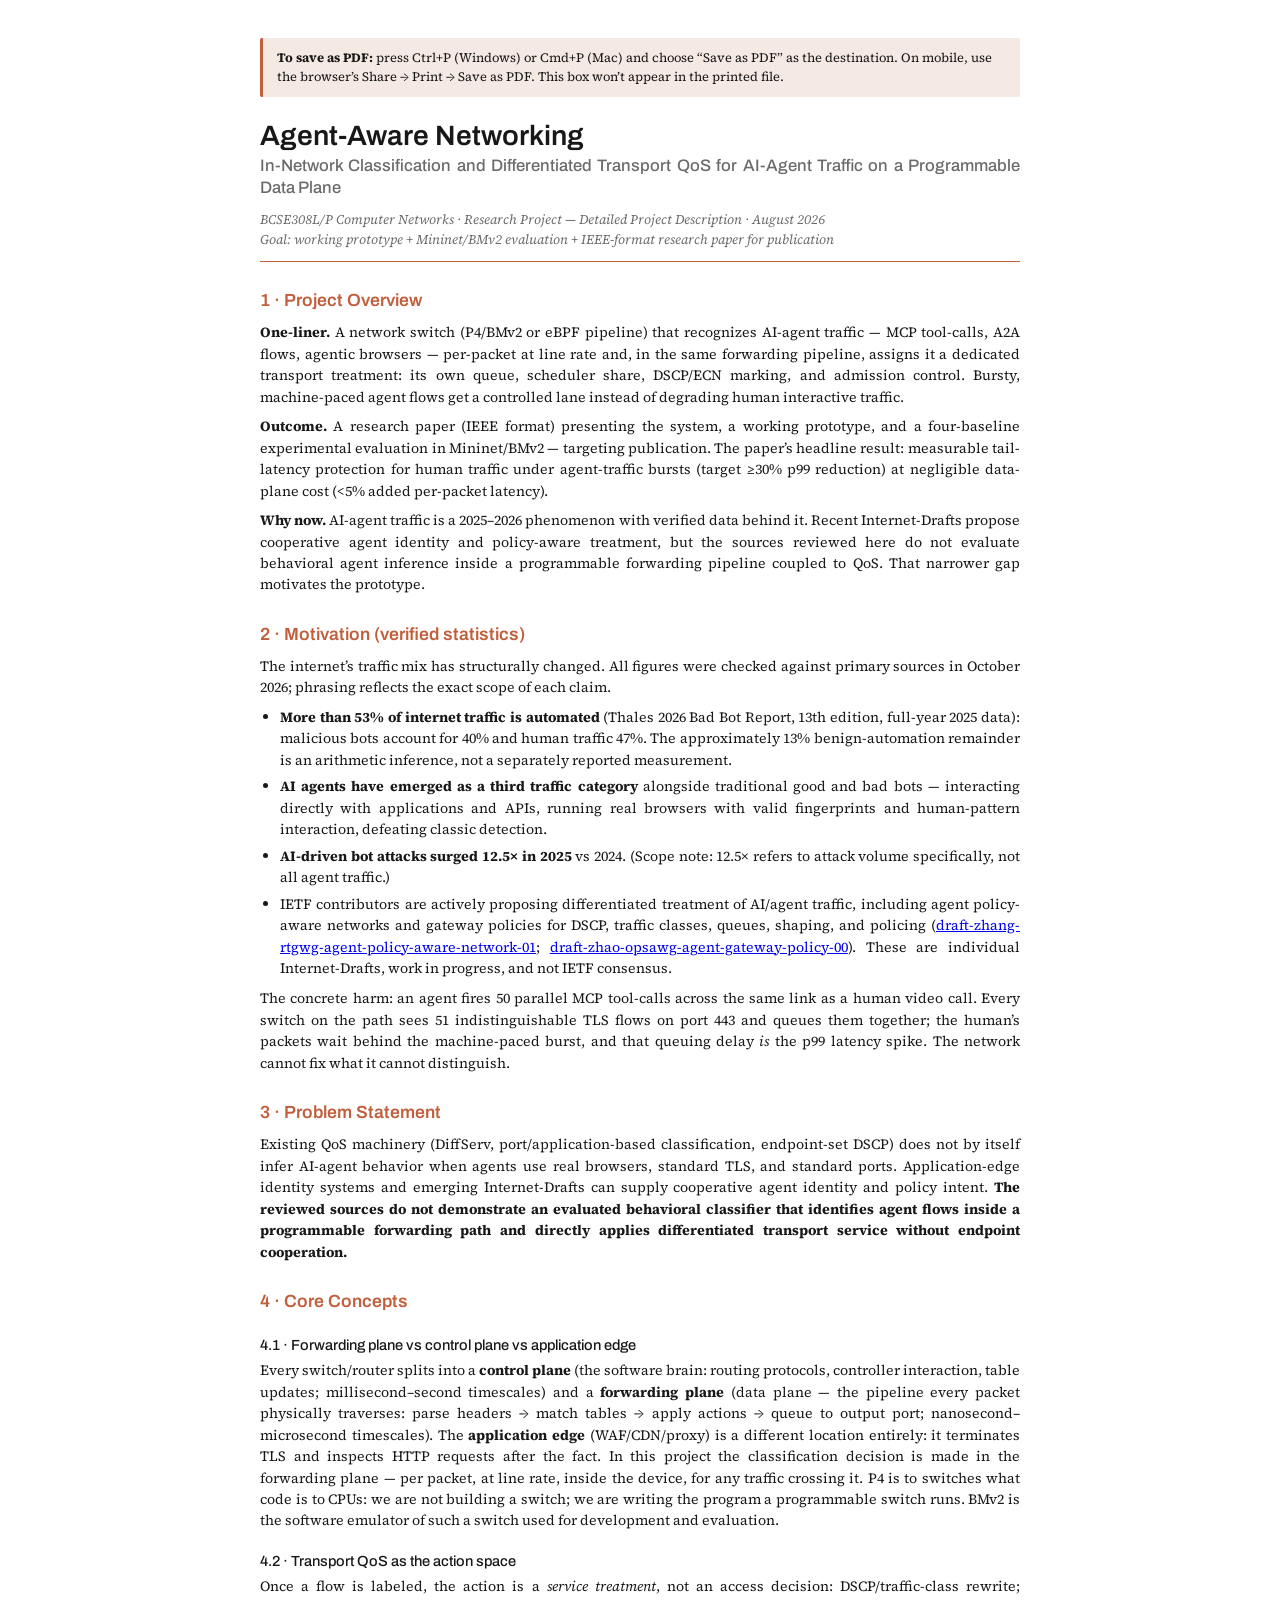
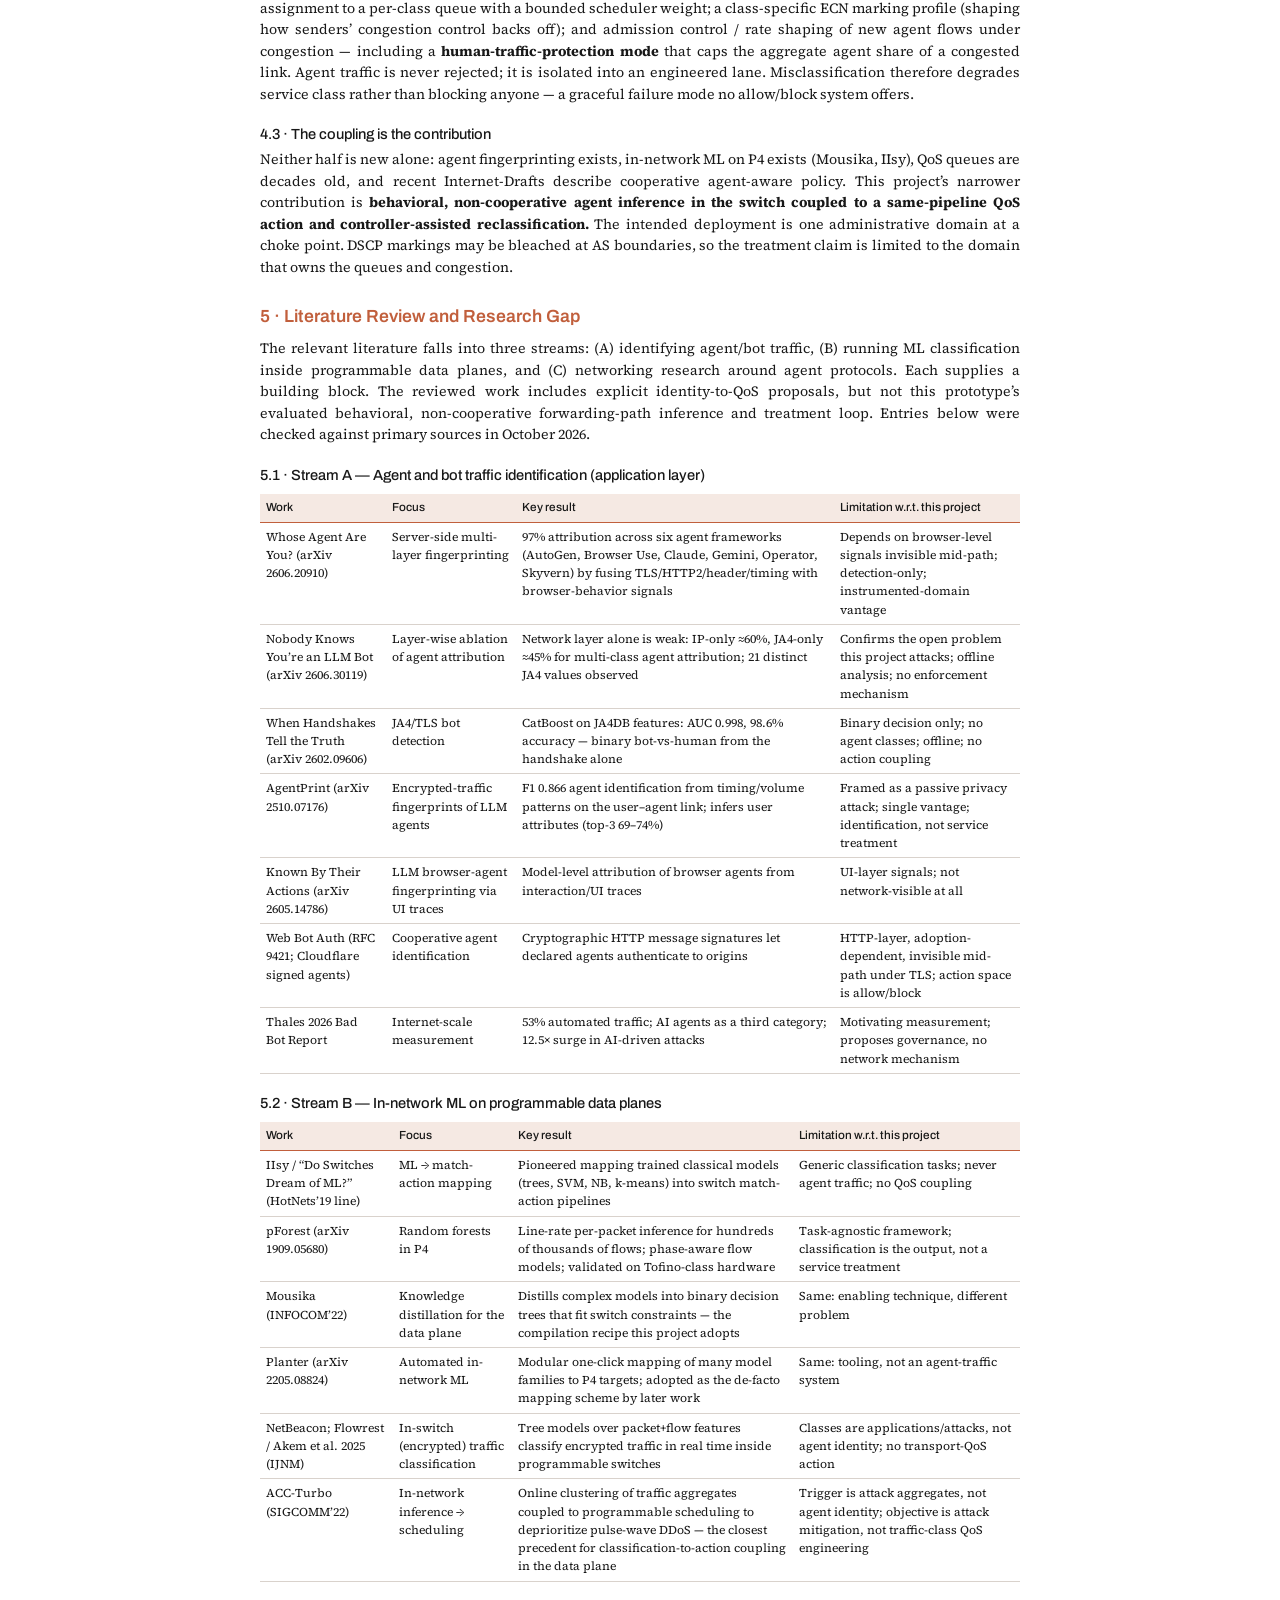
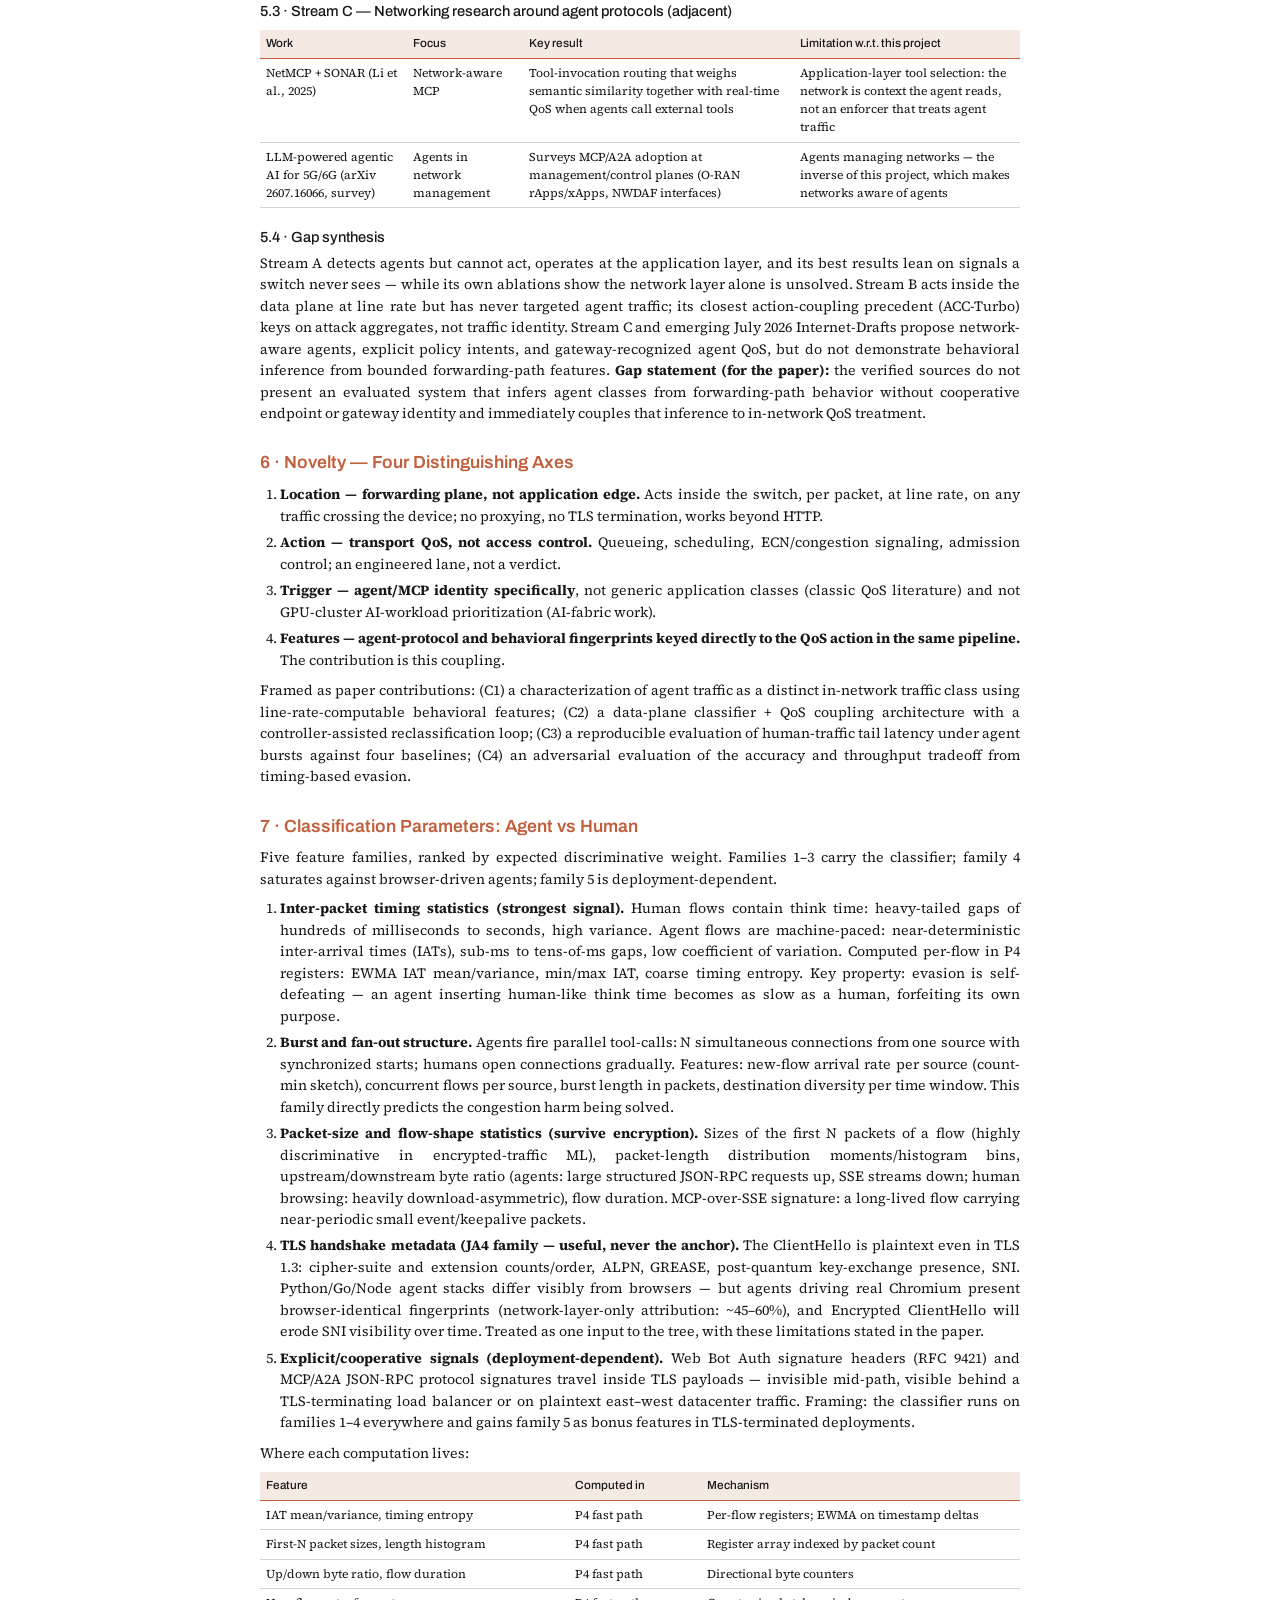
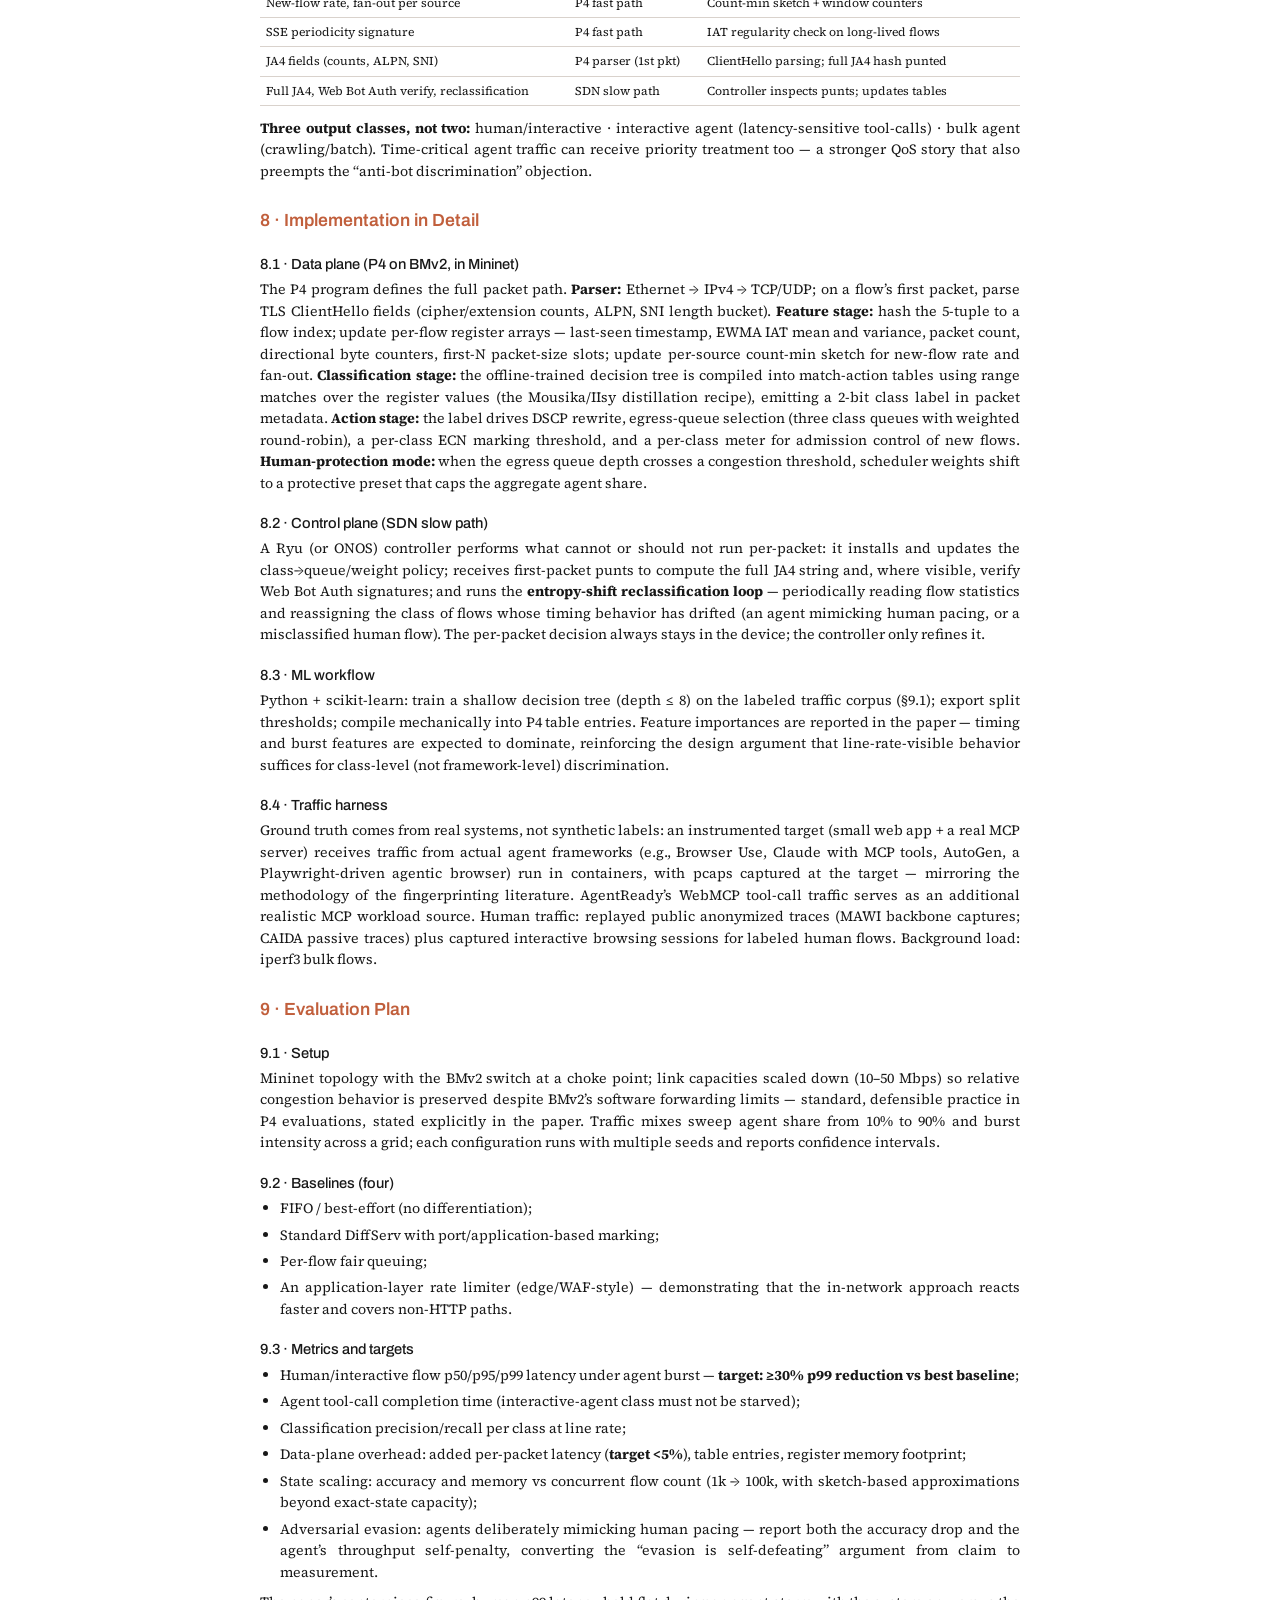
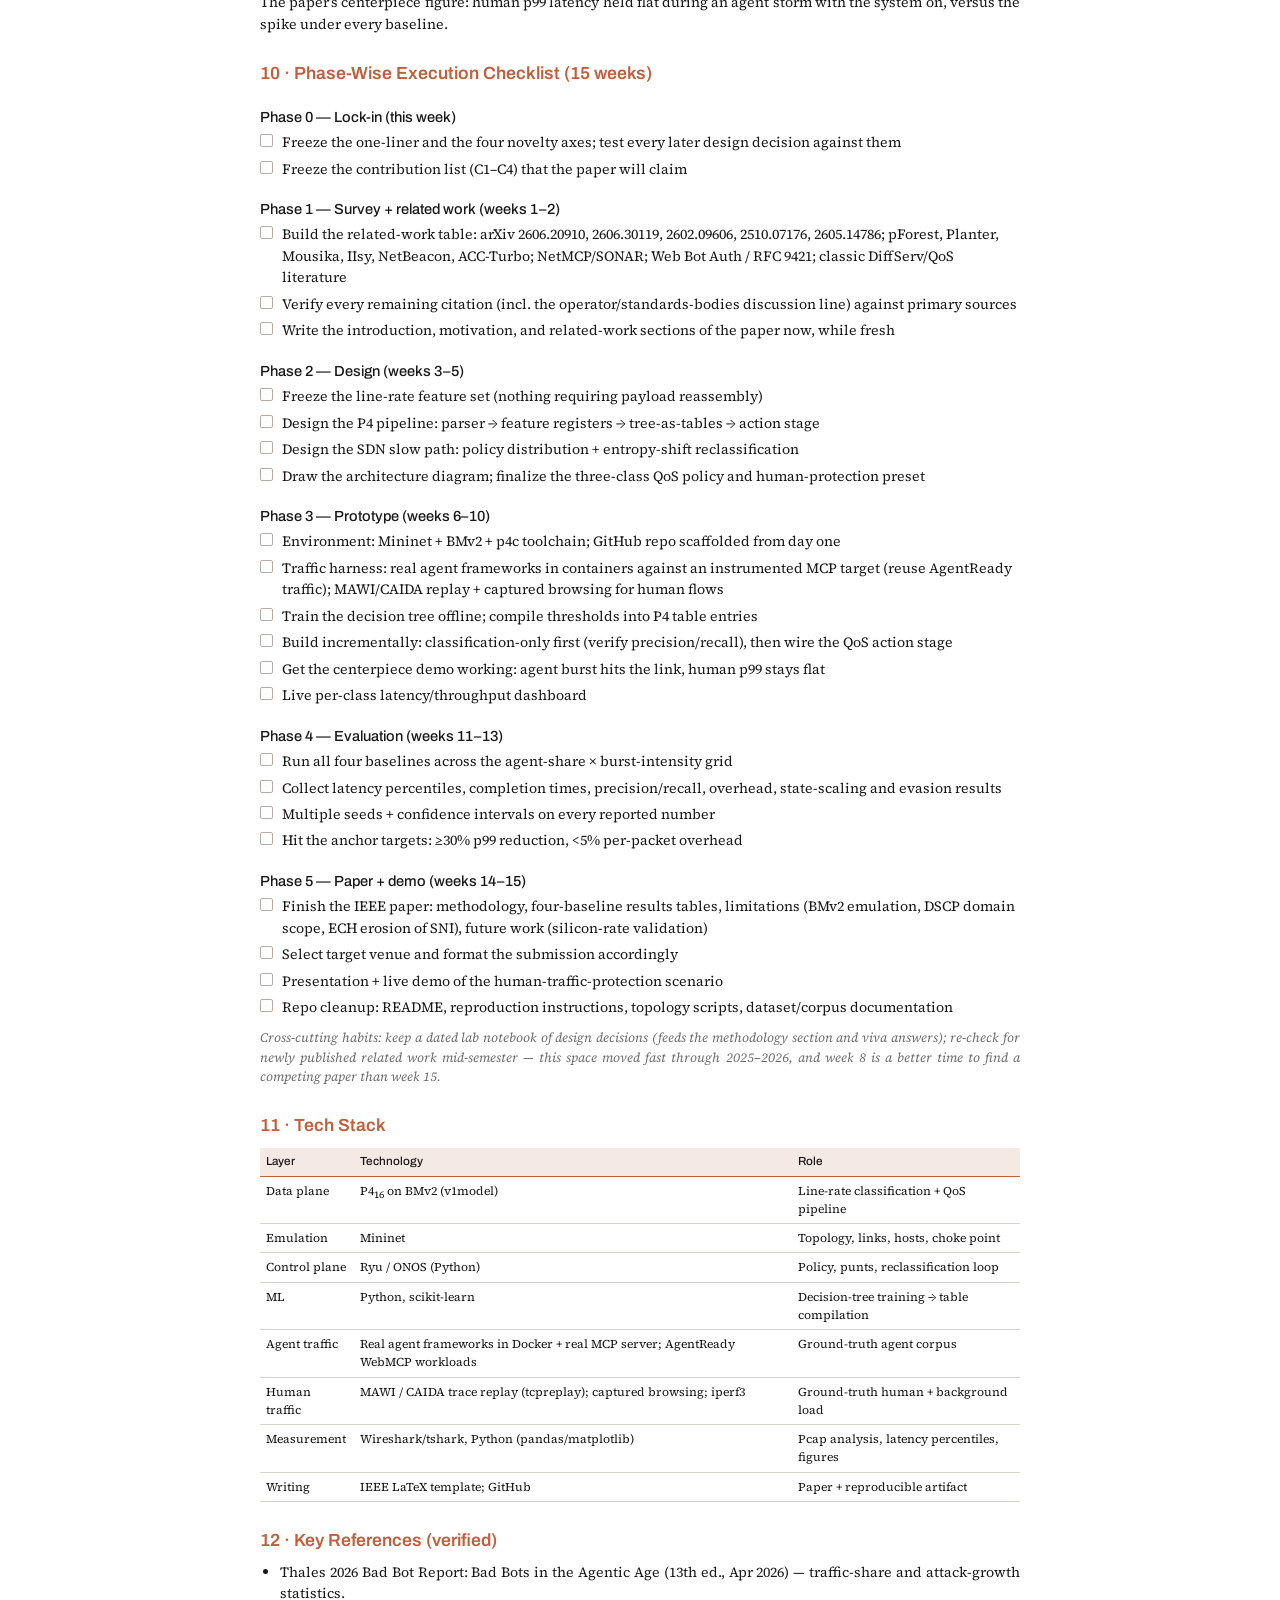
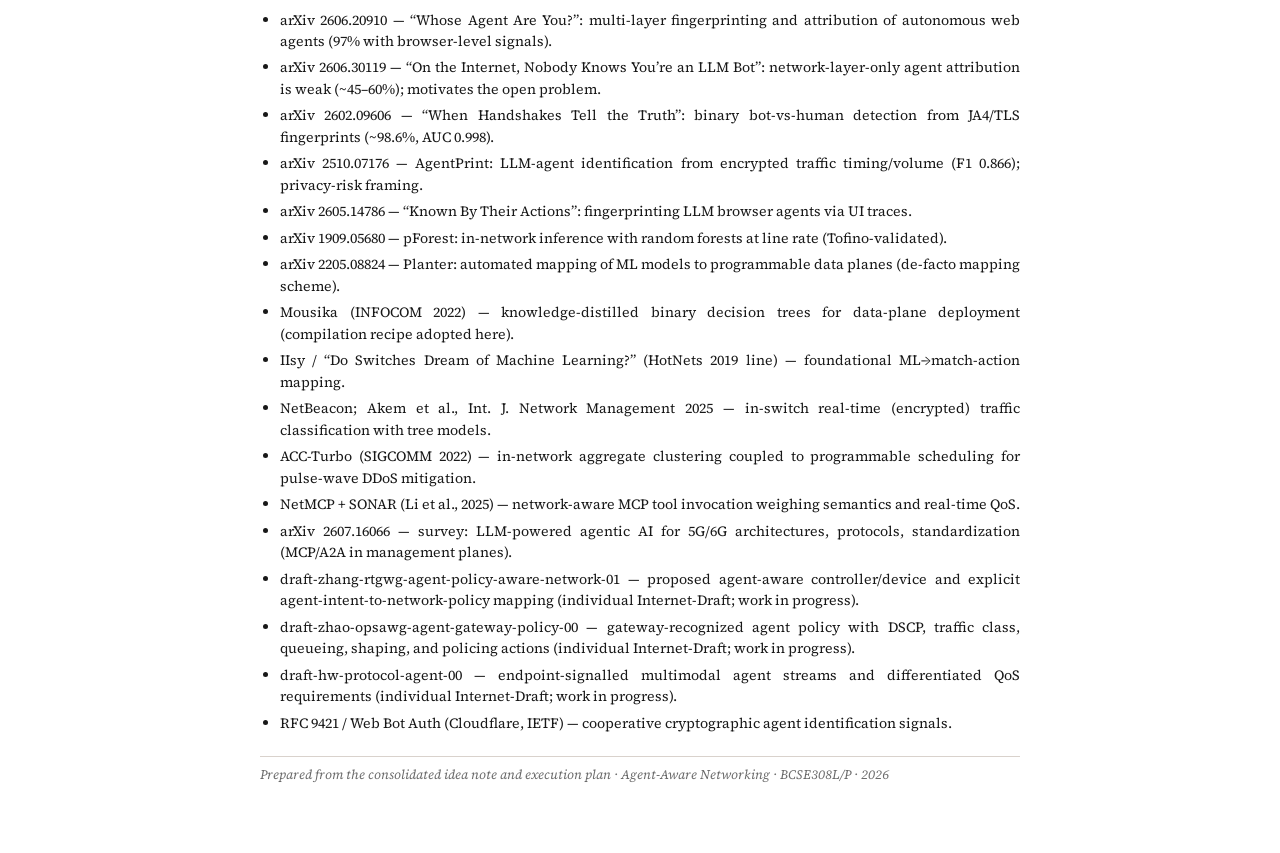
<file: AgentAware_Networking_Project_Details.html>
<!DOCTYPE html>
<html lang="en">
<head>
<meta charset="utf-8">
<meta name="viewport" content="width=device-width, initial-scale=1">
<title>Agent-Aware Networking — Project Details</title>
<link rel="preconnect" href="https://fonts.googleapis.com">
<link rel="preconnect" href="https://fonts.gstatic.com" crossorigin>
<link href="https://fonts.googleapis.com/css2?family=Archivo:wght@500;600&family=Source+Serif+4:ital,opsz,wght@0,8..60,400;0,8..60,600;1,8..60,400&display=swap" rel="stylesheet">
<style>
  :root{
    --ink:#181818; --clay:#C15F3C; --clay-lt:#F5E9E3;
    --muted:#6b6b6b; --line:#d9d2cc; --box:#b8aca2;
  }
  *{box-sizing:border-box}
  body{
    margin:0; padding:38px 30px 60px;
    background:#fff; color:var(--ink);
    font-family:"Source Serif 4",Georgia,serif;
    font-size:10.6pt; line-height:1.52;
    max-width:820px; margin-inline:auto;
    -webkit-text-size-adjust:100%;
  }
  h1,h2,h3,h4,th,.grot{font-family:Archivo,"Helvetica Neue",Arial,sans-serif}
  h1{font-size:21pt; font-weight:600; line-height:1.18; margin:0 0 2px}
  .subtitle{font-family:Archivo,sans-serif; font-weight:500; font-size:12.5pt;
    line-height:1.35; color:var(--muted); margin:0 0 10px}
  .meta{font-style:italic; color:var(--muted); font-size:10pt; margin:0 0 12px}
  .rule{border:0; border-top:1px solid var(--clay); margin:0 0 6px}
  h2{font-size:13.2pt; font-weight:600; color:var(--clay); margin:26px 0 7px}
  h3{font-size:11pt; font-weight:500; margin:18px 0 4px}
  p{margin:0 0 8px; text-align:justify}
  ul,ol{margin:0 0 9px; padding-left:20px}
  li{margin:0 0 5px; text-align:justify}
  table{width:100%; border-collapse:collapse; margin:8px 0 12px; font-size:9pt}
  th{background:var(--clay-lt); text-align:left; font-weight:500; font-size:8.8pt;
     padding:5px 6px; border-bottom:1.2px solid var(--clay)}
  td{padding:5px 6px; border-bottom:.6px solid var(--line); vertical-align:top}
  .chk{list-style:none; padding-left:0}
  .chk li{position:relative; padding-left:22px; margin-bottom:5px; text-align:left}
  .chk li::before{content:""; position:absolute; left:0; top:2px;
    width:11px; height:11px; border:1px solid var(--box); border-radius:2px}
  .note{font-style:italic; color:var(--muted); font-size:9.8pt}
  .foot{border-top:.6px solid var(--line); margin-top:22px; padding-top:8px}
  .hint{background:var(--clay-lt); border-left:3px solid var(--clay);
    padding:10px 14px; margin:0 0 22px; font-size:9.6pt; border-radius:2px}
  @media print{
    .hint{display:none}
    body{padding:0; font-size:10pt; max-width:none}
    @page{size:A4; margin:16mm 18mm}
    h2{page-break-after:avoid} h3{page-break-after:avoid}
    table,ul,ol{page-break-inside:avoid}
    tr{page-break-inside:avoid}
  }
</style>
</head>
<body>

<div class="hint"><strong>To save as PDF:</strong> press Ctrl+P (Windows) or Cmd+P (Mac) and choose
“Save as PDF” as the destination. On mobile, use the browser’s Share → Print → Save as PDF.
This box won’t appear in the printed file.</div>

<h1>Agent-Aware Networking</h1>
<p class="subtitle">In-Network Classification and Differentiated Transport QoS for AI-Agent Traffic on a Programmable Data Plane</p>
<p class="meta">BCSE308L/P Computer Networks · Research Project — Detailed Project Description · August 2026<br>
Goal: working prototype + Mininet/BMv2 evaluation + IEEE-format research paper for publication</p>
<hr class="rule">

<h2>1 · Project Overview</h2>
<p><strong>One-liner.</strong> A network switch (P4/BMv2 or eBPF pipeline) that recognizes AI-agent traffic — MCP tool-calls, A2A flows, agentic browsers — per-packet at line rate and, in the same forwarding pipeline, assigns it a dedicated transport treatment: its own queue, scheduler share, DSCP/ECN marking, and admission control. Bursty, machine-paced agent flows get a controlled lane instead of degrading human interactive traffic.</p>
<p><strong>Outcome.</strong> A research paper (IEEE format) presenting the system, a working prototype, and a four-baseline experimental evaluation in Mininet/BMv2 — targeting publication. The paper’s headline result: measurable tail-latency protection for human traffic under agent-traffic bursts (target ≥30% p99 reduction) at negligible data-plane cost (&lt;5% added per-packet latency).</p>
<p><strong>Why now.</strong> AI-agent traffic is a 2025–2026 phenomenon with verified data behind it. Recent Internet-Drafts propose cooperative agent identity and policy-aware treatment, but the sources reviewed here do not evaluate behavioral agent inference inside a programmable forwarding pipeline coupled to QoS. That narrower gap motivates the prototype.</p>

<h2>2 · Motivation (verified statistics)</h2>
<p>The internet’s traffic mix has structurally changed. All figures were checked against primary sources in October 2026; phrasing reflects the exact scope of each claim.</p>
<ul>
<li><strong>More than 53% of internet traffic is automated</strong> (Thales 2026 Bad Bot Report, 13th edition, full-year 2025 data): malicious bots account for 40% and human traffic 47%. The approximately 13% benign-automation remainder is an arithmetic inference, not a separately reported measurement.</li>
<li><strong>AI agents have emerged as a third traffic category</strong> alongside traditional good and bad bots — interacting directly with applications and APIs, running real browsers with valid fingerprints and human-pattern interaction, defeating classic detection.</li>
<li><strong>AI-driven bot attacks surged 12.5× in 2025</strong> vs 2024. (Scope note: 12.5× refers to attack volume specifically, not all agent traffic.)</li>
<li>IETF contributors are actively proposing differentiated treatment of AI/agent traffic, including agent policy-aware networks and gateway policies for DSCP, traffic classes, queues, shaping, and policing (<a href="https://datatracker.ietf.org/doc/draft-zhang-rtgwg-agent-policy-aware-network/">draft-zhang-rtgwg-agent-policy-aware-network-01</a>; <a href="https://datatracker.ietf.org/doc/draft-zhao-opsawg-agent-gateway-policy/">draft-zhao-opsawg-agent-gateway-policy-00</a>). These are individual Internet-Drafts, work in progress, and not IETF consensus.</li>
</ul>
<p>The concrete harm: an agent fires 50 parallel MCP tool-calls across the same link as a human video call. Every switch on the path sees 51 indistinguishable TLS flows on port 443 and queues them together; the human’s packets wait behind the machine-paced burst, and that queuing delay <em>is</em> the p99 latency spike. The network cannot fix what it cannot distinguish.</p>

<h2>3 · Problem Statement</h2>
<p>Existing QoS machinery (DiffServ, port/application-based classification, endpoint-set DSCP) does not by itself infer AI-agent behavior when agents use real browsers, standard TLS, and standard ports. Application-edge identity systems and emerging Internet-Drafts can supply cooperative agent identity and policy intent. <strong>The reviewed sources do not demonstrate an evaluated behavioral classifier that identifies agent flows inside a programmable forwarding path and directly applies differentiated transport service without endpoint cooperation.</strong></p>

<h2>4 · Core Concepts</h2>
<h3>4.1 · Forwarding plane vs control plane vs application edge</h3>
<p>Every switch/router splits into a <strong>control plane</strong> (the software brain: routing protocols, controller interaction, table updates; millisecond–second timescales) and a <strong>forwarding plane</strong> (data plane — the pipeline every packet physically traverses: parse headers → match tables → apply actions → queue to output port; nanosecond–microsecond timescales). The <strong>application edge</strong> (WAF/CDN/proxy) is a different location entirely: it terminates TLS and inspects HTTP requests after the fact. In this project the classification decision is made in the forwarding plane — per packet, at line rate, inside the device, for any traffic crossing it. P4 is to switches what code is to CPUs: we are not building a switch; we are writing the program a programmable switch runs. BMv2 is the software emulator of such a switch used for development and evaluation.</p>
<h3>4.2 · Transport QoS as the action space</h3>
<p>Once a flow is labeled, the action is a <em>service treatment</em>, not an access decision: DSCP/traffic-class rewrite; assignment to a per-class queue with a bounded scheduler weight; a class-specific ECN marking profile (shaping how senders’ congestion control backs off); and admission control / rate shaping of new agent flows under congestion — including a <strong>human-traffic-protection mode</strong> that caps the aggregate agent share of a congested link. Agent traffic is never rejected; it is isolated into an engineered lane. Misclassification therefore degrades service class rather than blocking anyone — a graceful failure mode no allow/block system offers.</p>
<h3>4.3 · The coupling is the contribution</h3>
<p>Neither half is new alone: agent fingerprinting exists, in-network ML on P4 exists (Mousika, IIsy), QoS queues are decades old, and recent Internet-Drafts describe cooperative agent-aware policy. This project’s narrower contribution is <strong>behavioral, non-cooperative agent inference in the switch coupled to a same-pipeline QoS action and controller-assisted reclassification.</strong> The intended deployment is one administrative domain at a choke point. DSCP markings may be bleached at AS boundaries, so the treatment claim is limited to the domain that owns the queues and congestion.</p>

<h2>5 · Literature Review and Research Gap</h2>
<p>The relevant literature falls into three streams: (A) identifying agent/bot traffic, (B) running ML classification inside programmable data planes, and (C) networking research around agent protocols. Each supplies a building block. The reviewed work includes explicit identity-to-QoS proposals, but not this prototype’s evaluated behavioral, non-cooperative forwarding-path inference and treatment loop. Entries below were checked against primary sources in October 2026.</p>

<h3>5.1 · Stream A — Agent and bot traffic identification (application layer)</h3>
<table>
<tr><th>Work</th><th>Focus</th><th>Key result</th><th>Limitation w.r.t. this project</th></tr>
<tr><td>Whose Agent Are You? (arXiv 2606.20910)</td><td>Server-side multi-layer fingerprinting</td><td>97% attribution across six agent frameworks (AutoGen, Browser Use, Claude, Gemini, Operator, Skyvern) by fusing TLS/HTTP2/header/timing with browser-behavior signals</td><td>Depends on browser-level signals invisible mid-path; detection-only; instrumented-domain vantage</td></tr>
<tr><td>Nobody Knows You’re an LLM Bot (arXiv 2606.30119)</td><td>Layer-wise ablation of agent attribution</td><td>Network layer alone is weak: IP-only ≈60%, JA4-only ≈45% for multi-class agent attribution; 21 distinct JA4 values observed</td><td>Confirms the open problem this project attacks; offline analysis; no enforcement mechanism</td></tr>
<tr><td>When Handshakes Tell the Truth (arXiv 2602.09606)</td><td>JA4/TLS bot detection</td><td>CatBoost on JA4DB features: AUC 0.998, 98.6% accuracy — binary bot-vs-human from the handshake alone</td><td>Binary decision only; no agent classes; offline; no action coupling</td></tr>
<tr><td>AgentPrint (arXiv 2510.07176)</td><td>Encrypted-traffic fingerprints of LLM agents</td><td>F1 0.866 agent identification from timing/volume patterns on the user–agent link; infers user attributes (top-3 69–74%)</td><td>Framed as a passive privacy attack; single vantage; identification, not service treatment</td></tr>
<tr><td>Known By Their Actions (arXiv 2605.14786)</td><td>LLM browser-agent fingerprinting via UI traces</td><td>Model-level attribution of browser agents from interaction/UI traces</td><td>UI-layer signals; not network-visible at all</td></tr>
<tr><td>Web Bot Auth (RFC 9421; Cloudflare signed agents)</td><td>Cooperative agent identification</td><td>Cryptographic HTTP message signatures let declared agents authenticate to origins</td><td>HTTP-layer, adoption-dependent, invisible mid-path under TLS; action space is allow/block</td></tr>
<tr><td>Thales 2026 Bad Bot Report</td><td>Internet-scale measurement</td><td>53% automated traffic; AI agents as a third category; 12.5× surge in AI-driven attacks</td><td>Motivating measurement; proposes governance, no network mechanism</td></tr>
</table>

<h3>5.2 · Stream B — In-network ML on programmable data planes</h3>
<table>
<tr><th>Work</th><th>Focus</th><th>Key result</th><th>Limitation w.r.t. this project</th></tr>
<tr><td>IIsy / “Do Switches Dream of ML?” (HotNets’19 line)</td><td>ML → match-action mapping</td><td>Pioneered mapping trained classical models (trees, SVM, NB, k-means) into switch match-action pipelines</td><td>Generic classification tasks; never agent traffic; no QoS coupling</td></tr>
<tr><td>pForest (arXiv 1909.05680)</td><td>Random forests in P4</td><td>Line-rate per-packet inference for hundreds of thousands of flows; phase-aware flow models; validated on Tofino-class hardware</td><td>Task-agnostic framework; classification is the output, not a service treatment</td></tr>
<tr><td>Mousika (INFOCOM’22)</td><td>Knowledge distillation for the data plane</td><td>Distills complex models into binary decision trees that fit switch constraints — the compilation recipe this project adopts</td><td>Same: enabling technique, different problem</td></tr>
<tr><td>Planter (arXiv 2205.08824)</td><td>Automated in-network ML</td><td>Modular one-click mapping of many model families to P4 targets; adopted as the de-facto mapping scheme by later work</td><td>Same: tooling, not an agent-traffic system</td></tr>
<tr><td>NetBeacon; Flowrest / Akem et al. 2025 (IJNM)</td><td>In-switch (encrypted) traffic classification</td><td>Tree models over packet+flow features classify encrypted traffic in real time inside programmable switches</td><td>Classes are applications/attacks, not agent identity; no transport-QoS action</td></tr>
<tr><td>ACC-Turbo (SIGCOMM’22)</td><td>In-network inference → scheduling</td><td>Online clustering of traffic aggregates coupled to programmable scheduling to deprioritize pulse-wave DDoS — the closest precedent for classification-to-action coupling in the data plane</td><td>Trigger is attack aggregates, not agent identity; objective is attack mitigation, not traffic-class QoS engineering</td></tr>
</table>

<h3>5.3 · Stream C — Networking research around agent protocols (adjacent)</h3>
<table>
<tr><th>Work</th><th>Focus</th><th>Key result</th><th>Limitation w.r.t. this project</th></tr>
<tr><td>NetMCP + SONAR (Li et al., 2025)</td><td>Network-aware MCP</td><td>Tool-invocation routing that weighs semantic similarity together with real-time QoS when agents call external tools</td><td>Application-layer tool selection: the network is context the agent reads, not an enforcer that treats agent traffic</td></tr>
<tr><td>LLM-powered agentic AI for 5G/6G (arXiv 2607.16066, survey)</td><td>Agents in network management</td><td>Surveys MCP/A2A adoption at management/control planes (O-RAN rApps/xApps, NWDAF interfaces)</td><td>Agents managing networks — the inverse of this project, which makes networks aware of agents</td></tr>
</table>

<h3>5.4 · Gap synthesis</h3>
<p>Stream A detects agents but cannot act, operates at the application layer, and its best results lean on signals a switch never sees — while its own ablations show the network layer alone is unsolved. Stream B acts inside the data plane at line rate but has never targeted agent traffic; its closest action-coupling precedent (ACC-Turbo) keys on attack aggregates, not traffic identity. Stream C and emerging July 2026 Internet-Drafts propose network-aware agents, explicit policy intents, and gateway-recognized agent QoS, but do not demonstrate behavioral inference from bounded forwarding-path features. <strong>Gap statement (for the paper):</strong> the verified sources do not present an evaluated system that infers agent classes from forwarding-path behavior without cooperative endpoint or gateway identity and immediately couples that inference to in-network QoS treatment.</p>

<h2>6 · Novelty — Four Distinguishing Axes</h2>
<ol>
<li><strong>Location — forwarding plane, not application edge.</strong> Acts inside the switch, per packet, at line rate, on any traffic crossing the device; no proxying, no TLS termination, works beyond HTTP.</li>
<li><strong>Action — transport QoS, not access control.</strong> Queueing, scheduling, ECN/congestion signaling, admission control; an engineered lane, not a verdict.</li>
<li><strong>Trigger — agent/MCP identity specifically</strong>, not generic application classes (classic QoS literature) and not GPU-cluster AI-workload prioritization (AI-fabric work).</li>
<li><strong>Features — agent-protocol and behavioral fingerprints keyed directly to the QoS action in the same pipeline.</strong> The contribution is this coupling.</li>
</ol>
<p>Framed as paper contributions: (C1) a characterization of agent traffic as a distinct in-network traffic class using line-rate-computable behavioral features; (C2) a data-plane classifier + QoS coupling architecture with a controller-assisted reclassification loop; (C3) a reproducible evaluation of human-traffic tail latency under agent bursts against four baselines; (C4) an adversarial evaluation of the accuracy and throughput tradeoff from timing-based evasion.</p>

<h2>7 · Classification Parameters: Agent vs Human</h2>
<p>Five feature families, ranked by expected discriminative weight. Families 1–3 carry the classifier; family 4 saturates against browser-driven agents; family 5 is deployment-dependent.</p>
<ol>
<li><strong>Inter-packet timing statistics (strongest signal).</strong> Human flows contain think time: heavy-tailed gaps of hundreds of milliseconds to seconds, high variance. Agent flows are machine-paced: near-deterministic inter-arrival times (IATs), sub-ms to tens-of-ms gaps, low coefficient of variation. Computed per-flow in P4 registers: EWMA IAT mean/variance, min/max IAT, coarse timing entropy. Key property: evasion is self-defeating — an agent inserting human-like think time becomes as slow as a human, forfeiting its own purpose.</li>
<li><strong>Burst and fan-out structure.</strong> Agents fire parallel tool-calls: N simultaneous connections from one source with synchronized starts; humans open connections gradually. Features: new-flow arrival rate per source (count-min sketch), concurrent flows per source, burst length in packets, destination diversity per time window. This family directly predicts the congestion harm being solved.</li>
<li><strong>Packet-size and flow-shape statistics (survive encryption).</strong> Sizes of the first N packets of a flow (highly discriminative in encrypted-traffic ML), packet-length distribution moments/histogram bins, upstream/downstream byte ratio (agents: large structured JSON-RPC requests up, SSE streams down; human browsing: heavily download-asymmetric), flow duration. MCP-over-SSE signature: a long-lived flow carrying near-periodic small event/keepalive packets.</li>
<li><strong>TLS handshake metadata (JA4 family — useful, never the anchor).</strong> The ClientHello is plaintext even in TLS 1.3: cipher-suite and extension counts/order, ALPN, GREASE, post-quantum key-exchange presence, SNI. Python/Go/Node agent stacks differ visibly from browsers — but agents driving real Chromium present browser-identical fingerprints (network-layer-only attribution: ~45–60%), and Encrypted ClientHello will erode SNI visibility over time. Treated as one input to the tree, with these limitations stated in the paper.</li>
<li><strong>Explicit/cooperative signals (deployment-dependent).</strong> Web Bot Auth signature headers (RFC 9421) and MCP/A2A JSON-RPC protocol signatures travel inside TLS payloads — invisible mid-path, visible behind a TLS-terminating load balancer or on plaintext east–west datacenter traffic. Framing: the classifier runs on families 1–4 everywhere and gains family 5 as bonus features in TLS-terminated deployments.</li>
</ol>
<p>Where each computation lives:</p>
<table>
<tr><th>Feature</th><th>Computed in</th><th>Mechanism</th></tr>
<tr><td>IAT mean/variance, timing entropy</td><td>P4 fast path</td><td>Per-flow registers; EWMA on timestamp deltas</td></tr>
<tr><td>First-N packet sizes, length histogram</td><td>P4 fast path</td><td>Register array indexed by packet count</td></tr>
<tr><td>Up/down byte ratio, flow duration</td><td>P4 fast path</td><td>Directional byte counters</td></tr>
<tr><td>New-flow rate, fan-out per source</td><td>P4 fast path</td><td>Count-min sketch + window counters</td></tr>
<tr><td>SSE periodicity signature</td><td>P4 fast path</td><td>IAT regularity check on long-lived flows</td></tr>
<tr><td>JA4 fields (counts, ALPN, SNI)</td><td>P4 parser (1st pkt)</td><td>ClientHello parsing; full JA4 hash punted</td></tr>
<tr><td>Full JA4, Web Bot Auth verify, reclassification</td><td>SDN slow path</td><td>Controller inspects punts; updates tables</td></tr>
</table>
<p><strong>Three output classes, not two:</strong> human/interactive · interactive agent (latency-sensitive tool-calls) · bulk agent (crawling/batch). Time-critical agent traffic can receive priority treatment too — a stronger QoS story that also preempts the “anti-bot discrimination” objection.</p>

<h2>8 · Implementation in Detail</h2>
<h3>8.1 · Data plane (P4 on BMv2, in Mininet)</h3>
<p>The P4 program defines the full packet path. <strong>Parser:</strong> Ethernet → IPv4 → TCP/UDP; on a flow’s first packet, parse TLS ClientHello fields (cipher/extension counts, ALPN, SNI length bucket). <strong>Feature stage:</strong> hash the 5-tuple to a flow index; update per-flow register arrays — last-seen timestamp, EWMA IAT mean and variance, packet count, directional byte counters, first-N packet-size slots; update per-source count-min sketch for new-flow rate and fan-out. <strong>Classification stage:</strong> the offline-trained decision tree is compiled into match-action tables using range matches over the register values (the Mousika/IIsy distillation recipe), emitting a 2-bit class label in packet metadata. <strong>Action stage:</strong> the label drives DSCP rewrite, egress-queue selection (three class queues with weighted round-robin), a per-class ECN marking threshold, and a per-class meter for admission control of new flows. <strong>Human-protection mode:</strong> when the egress queue depth crosses a congestion threshold, scheduler weights shift to a protective preset that caps the aggregate agent share.</p>
<h3>8.2 · Control plane (SDN slow path)</h3>
<p>A Ryu (or ONOS) controller performs what cannot or should not run per-packet: it installs and updates the class→queue/weight policy; receives first-packet punts to compute the full JA4 string and, where visible, verify Web Bot Auth signatures; and runs the <strong>entropy-shift reclassification loop</strong> — periodically reading flow statistics and reassigning the class of flows whose timing behavior has drifted (an agent mimicking human pacing, or a misclassified human flow). The per-packet decision always stays in the device; the controller only refines it.</p>
<h3>8.3 · ML workflow</h3>
<p>Python + scikit-learn: train a shallow decision tree (depth ≤ 8) on the labeled traffic corpus (§9.1); export split thresholds; compile mechanically into P4 table entries. Feature importances are reported in the paper — timing and burst features are expected to dominate, reinforcing the design argument that line-rate-visible behavior suffices for class-level (not framework-level) discrimination.</p>
<h3>8.4 · Traffic harness</h3>
<p>Ground truth comes from real systems, not synthetic labels: an instrumented target (small web app + a real MCP server) receives traffic from actual agent frameworks (e.g., Browser Use, Claude with MCP tools, AutoGen, a Playwright-driven agentic browser) run in containers, with pcaps captured at the target — mirroring the methodology of the fingerprinting literature. AgentReady’s WebMCP tool-call traffic serves as an additional realistic MCP workload source. Human traffic: replayed public anonymized traces (MAWI backbone captures; CAIDA passive traces) plus captured interactive browsing sessions for labeled human flows. Background load: iperf3 bulk flows.</p>

<h2>9 · Evaluation Plan</h2>
<h3>9.1 · Setup</h3>
<p>Mininet topology with the BMv2 switch at a choke point; link capacities scaled down (10–50 Mbps) so relative congestion behavior is preserved despite BMv2’s software forwarding limits — standard, defensible practice in P4 evaluations, stated explicitly in the paper. Traffic mixes sweep agent share from 10% to 90% and burst intensity across a grid; each configuration runs with multiple seeds and reports confidence intervals.</p>
<h3>9.2 · Baselines (four)</h3>
<ul>
<li>FIFO / best-effort (no differentiation);</li>
<li>Standard DiffServ with port/application-based marking;</li>
<li>Per-flow fair queuing;</li>
<li>An application-layer rate limiter (edge/WAF-style) — demonstrating that the in-network approach reacts faster and covers non-HTTP paths.</li>
</ul>
<h3>9.3 · Metrics and targets</h3>
<ul>
<li>Human/interactive flow p50/p95/p99 latency under agent burst — <strong>target: ≥30% p99 reduction vs best baseline</strong>;</li>
<li>Agent tool-call completion time (interactive-agent class must not be starved);</li>
<li>Classification precision/recall per class at line rate;</li>
<li>Data-plane overhead: added per-packet latency (<strong>target &lt;5%</strong>), table entries, register memory footprint;</li>
<li>State scaling: accuracy and memory vs concurrent flow count (1k → 100k, with sketch-based approximations beyond exact-state capacity);</li>
<li>Adversarial evasion: agents deliberately mimicking human pacing — report both the accuracy drop and the agent’s throughput self-penalty, converting the “evasion is self-defeating” argument from claim to measurement.</li>
</ul>
<p>The paper’s centerpiece figure: human p99 latency held flat during an agent storm with the system on, versus the spike under every baseline.</p>

<h2>10 · Phase-Wise Execution Checklist (15 weeks)</h2>
<h3>Phase 0 — Lock-in (this week)</h3>
<ul class="chk">
<li>Freeze the one-liner and the four novelty axes; test every later design decision against them</li>
<li>Freeze the contribution list (C1–C4) that the paper will claim</li>
</ul>
<h3>Phase 1 — Survey + related work (weeks 1–2)</h3>
<ul class="chk">
<li>Build the related-work table: arXiv 2606.20910, 2606.30119, 2602.09606, 2510.07176, 2605.14786; pForest, Planter, Mousika, IIsy, NetBeacon, ACC-Turbo; NetMCP/SONAR; Web Bot Auth / RFC 9421; classic DiffServ/QoS literature</li>
<li>Verify every remaining citation (incl. the operator/standards-bodies discussion line) against primary sources</li>
<li>Write the introduction, motivation, and related-work sections of the paper now, while fresh</li>
</ul>
<h3>Phase 2 — Design (weeks 3–5)</h3>
<ul class="chk">
<li>Freeze the line-rate feature set (nothing requiring payload reassembly)</li>
<li>Design the P4 pipeline: parser → feature registers → tree-as-tables → action stage</li>
<li>Design the SDN slow path: policy distribution + entropy-shift reclassification</li>
<li>Draw the architecture diagram; finalize the three-class QoS policy and human-protection preset</li>
</ul>
<h3>Phase 3 — Prototype (weeks 6–10)</h3>
<ul class="chk">
<li>Environment: Mininet + BMv2 + p4c toolchain; GitHub repo scaffolded from day one</li>
<li>Traffic harness: real agent frameworks in containers against an instrumented MCP target (reuse AgentReady traffic); MAWI/CAIDA replay + captured browsing for human flows</li>
<li>Train the decision tree offline; compile thresholds into P4 table entries</li>
<li>Build incrementally: classification-only first (verify precision/recall), then wire the QoS action stage</li>
<li>Get the centerpiece demo working: agent burst hits the link, human p99 stays flat</li>
<li>Live per-class latency/throughput dashboard</li>
</ul>
<h3>Phase 4 — Evaluation (weeks 11–13)</h3>
<ul class="chk">
<li>Run all four baselines across the agent-share × burst-intensity grid</li>
<li>Collect latency percentiles, completion times, precision/recall, overhead, state-scaling and evasion results</li>
<li>Multiple seeds + confidence intervals on every reported number</li>
<li>Hit the anchor targets: ≥30% p99 reduction, &lt;5% per-packet overhead</li>
</ul>
<h3>Phase 5 — Paper + demo (weeks 14–15)</h3>
<ul class="chk">
<li>Finish the IEEE paper: methodology, four-baseline results tables, limitations (BMv2 emulation, DSCP domain scope, ECH erosion of SNI), future work (silicon-rate validation)</li>
<li>Select target venue and format the submission accordingly</li>
<li>Presentation + live demo of the human-traffic-protection scenario</li>
<li>Repo cleanup: README, reproduction instructions, topology scripts, dataset/corpus documentation</li>
</ul>
<p class="note">Cross-cutting habits: keep a dated lab notebook of design decisions (feeds the methodology section and viva answers); re-check for newly published related work mid-semester — this space moved fast through 2025–2026, and week 8 is a better time to find a competing paper than week 15.</p>

<h2>11 · Tech Stack</h2>
<table>
<tr><th>Layer</th><th>Technology</th><th>Role</th></tr>
<tr><td>Data plane</td><td>P4<sub>16</sub> on BMv2 (v1model)</td><td>Line-rate classification + QoS pipeline</td></tr>
<tr><td>Emulation</td><td>Mininet</td><td>Topology, links, hosts, choke point</td></tr>
<tr><td>Control plane</td><td>Ryu / ONOS (Python)</td><td>Policy, punts, reclassification loop</td></tr>
<tr><td>ML</td><td>Python, scikit-learn</td><td>Decision-tree training → table compilation</td></tr>
<tr><td>Agent traffic</td><td>Real agent frameworks in Docker + real MCP server; AgentReady WebMCP workloads</td><td>Ground-truth agent corpus</td></tr>
<tr><td>Human traffic</td><td>MAWI / CAIDA trace replay (tcpreplay); captured browsing; iperf3</td><td>Ground-truth human + background load</td></tr>
<tr><td>Measurement</td><td>Wireshark/tshark, Python (pandas/matplotlib)</td><td>Pcap analysis, latency percentiles, figures</td></tr>
<tr><td>Writing</td><td>IEEE LaTeX template; GitHub</td><td>Paper + reproducible artifact</td></tr>
</table>

<h2>12 · Key References (verified)</h2>
<ul>
<li>Thales 2026 Bad Bot Report: Bad Bots in the Agentic Age (13th ed., Apr 2026) — traffic-share and attack-growth statistics.</li>
<li>arXiv 2606.20910 — “Whose Agent Are You?”: multi-layer fingerprinting and attribution of autonomous web agents (97% with browser-level signals).</li>
<li>arXiv 2606.30119 — “On the Internet, Nobody Knows You’re an LLM Bot”: network-layer-only agent attribution is weak (~45–60%); motivates the open problem.</li>
<li>arXiv 2602.09606 — “When Handshakes Tell the Truth”: binary bot-vs-human detection from JA4/TLS fingerprints (~98.6%, AUC 0.998).</li>
<li>arXiv 2510.07176 — AgentPrint: LLM-agent identification from encrypted traffic timing/volume (F1 0.866); privacy-risk framing.</li>
<li>arXiv 2605.14786 — “Known By Their Actions”: fingerprinting LLM browser agents via UI traces.</li>
<li>arXiv 1909.05680 — pForest: in-network inference with random forests at line rate (Tofino-validated).</li>
<li>arXiv 2205.08824 — Planter: automated mapping of ML models to programmable data planes (de-facto mapping scheme).</li>
<li>Mousika (INFOCOM 2022) — knowledge-distilled binary decision trees for data-plane deployment (compilation recipe adopted here).</li>
<li>IIsy / “Do Switches Dream of Machine Learning?” (HotNets 2019 line) — foundational ML→match-action mapping.</li>
<li>NetBeacon; Akem et al., Int. J. Network Management 2025 — in-switch real-time (encrypted) traffic classification with tree models.</li>
<li>ACC-Turbo (SIGCOMM 2022) — in-network aggregate clustering coupled to programmable scheduling for pulse-wave DDoS mitigation.</li>
<li>NetMCP + SONAR (Li et al., 2025) — network-aware MCP tool invocation weighing semantics and real-time QoS.</li>
<li>arXiv 2607.16066 — survey: LLM-powered agentic AI for 5G/6G architectures, protocols, standardization (MCP/A2A in management planes).</li>
<li>draft-zhang-rtgwg-agent-policy-aware-network-01 — proposed agent-aware controller/device and explicit agent-intent-to-network-policy mapping (individual Internet-Draft; work in progress).</li>
<li>draft-zhao-opsawg-agent-gateway-policy-00 — gateway-recognized agent policy with DSCP, traffic class, queueing, shaping, and policing actions (individual Internet-Draft; work in progress).</li>
<li>draft-hw-protocol-agent-00 — endpoint-signalled multimodal agent streams and differentiated QoS requirements (individual Internet-Draft; work in progress).</li>
<li>RFC 9421 / Web Bot Auth (Cloudflare, IETF) — cooperative cryptographic agent identification signals.</li>
</ul>

<p class="foot note">Prepared from the consolidated idea note and execution plan · Agent-Aware Networking · BCSE308L/P · 2026</p>

</body>
</html>
</file>
